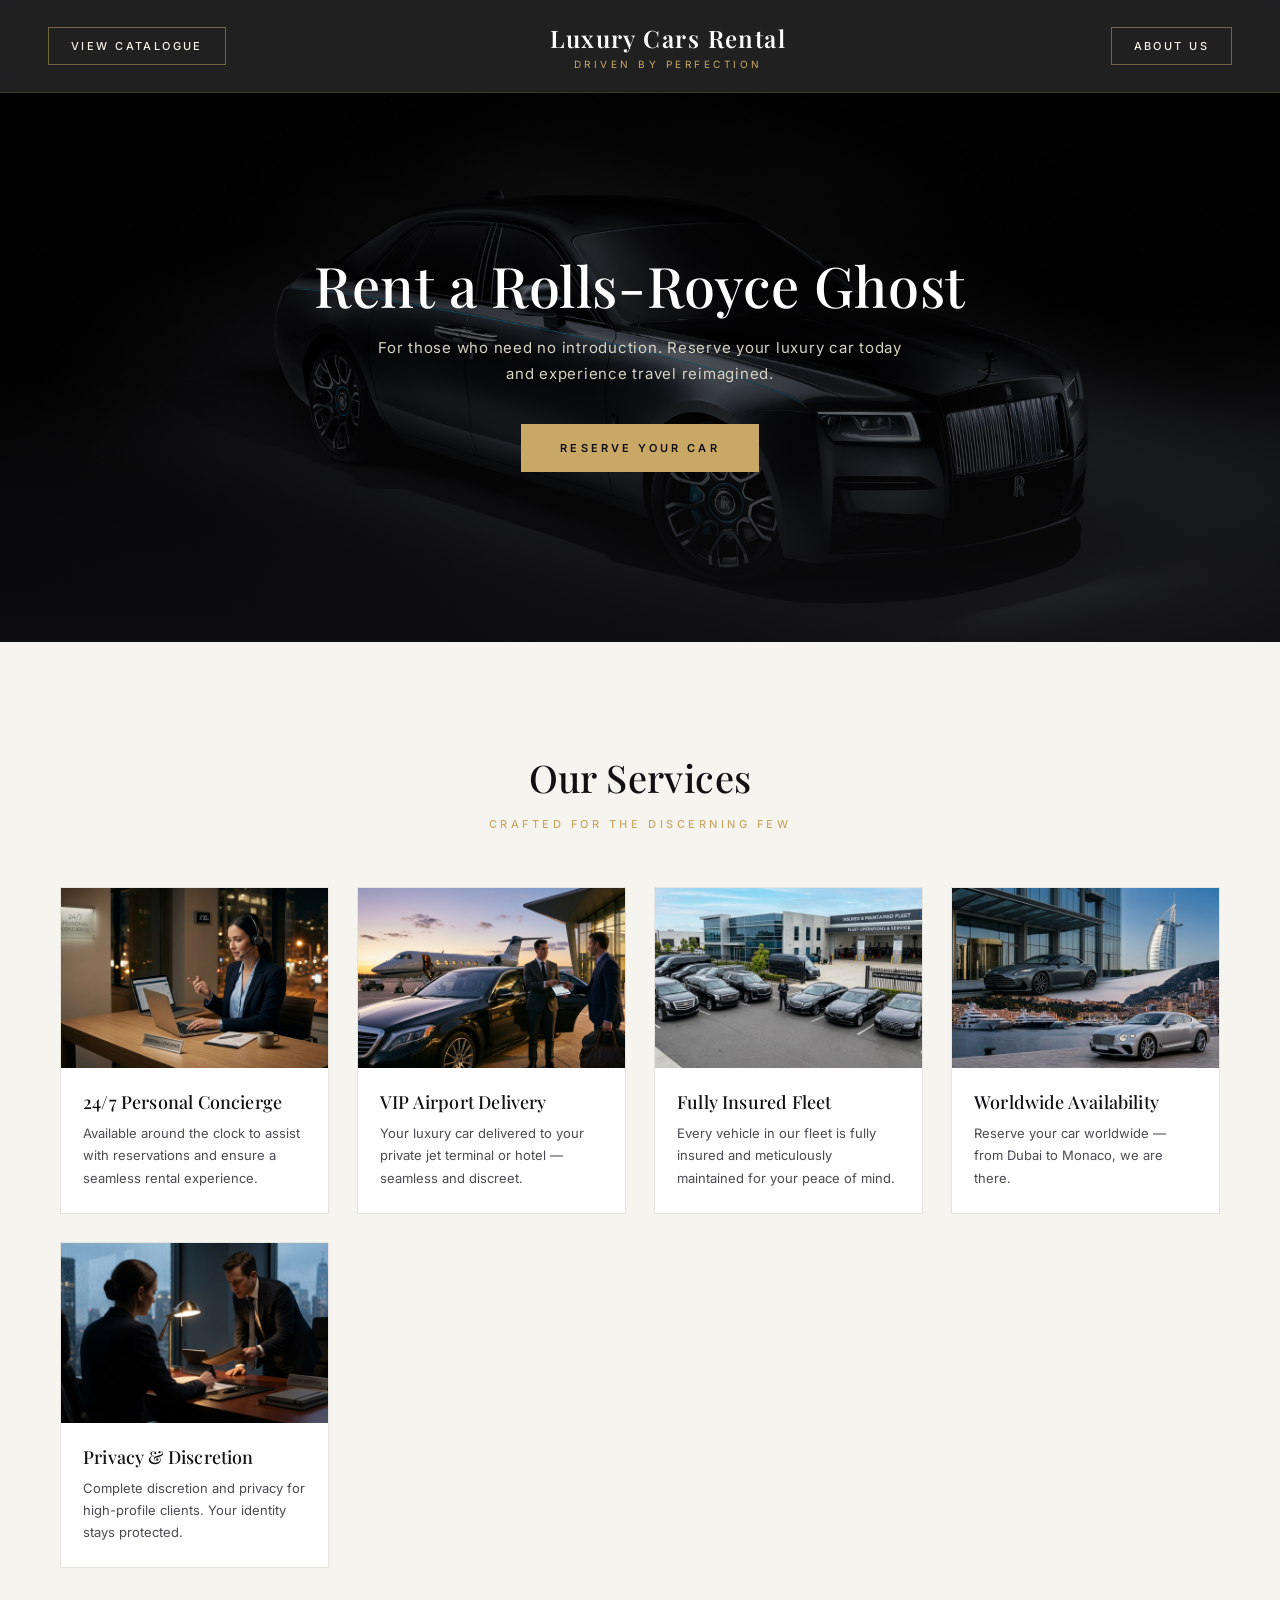
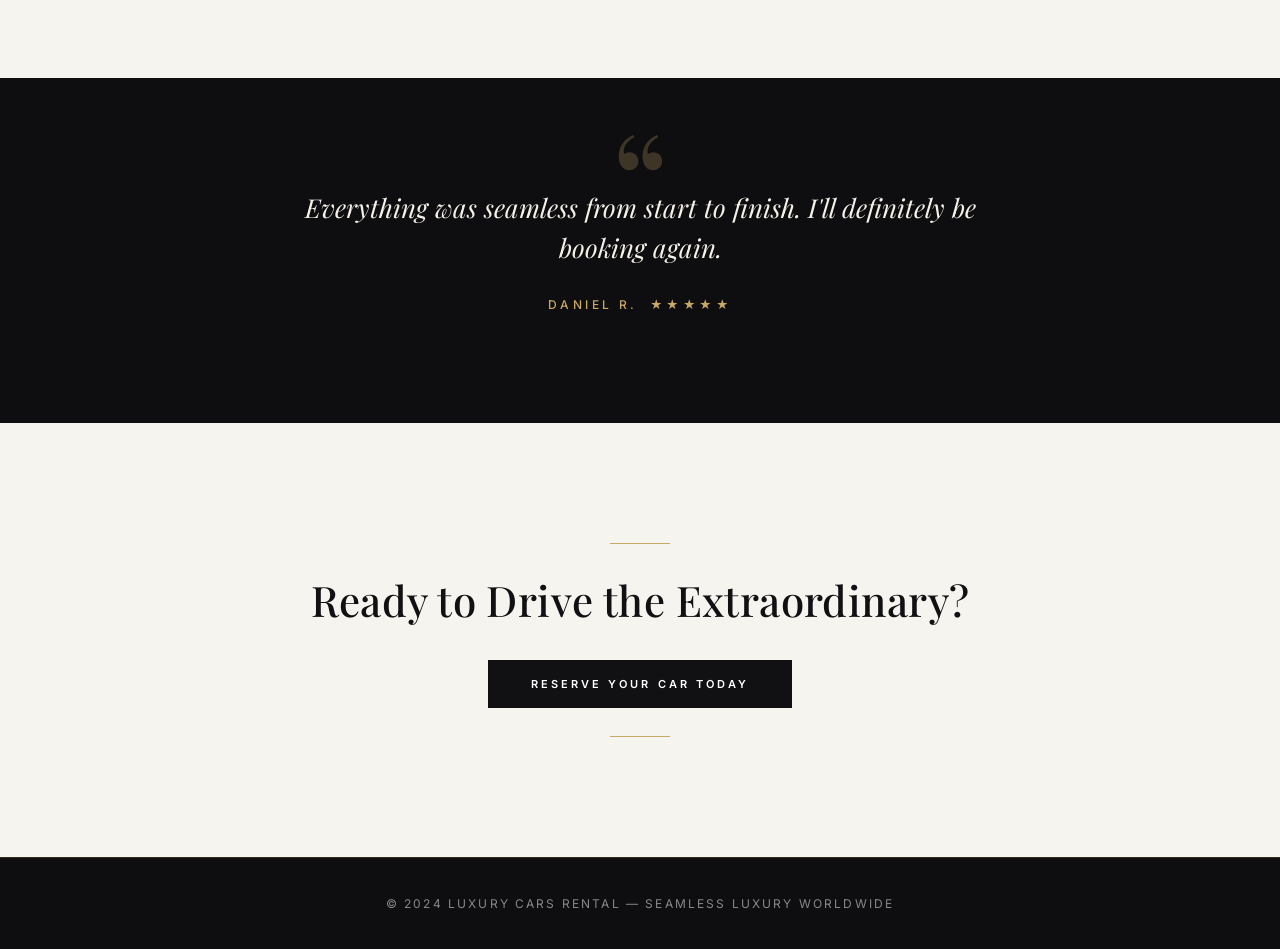
<file: index.html>
<!DOCTYPE html>
<html lang="en">
<head>
    <meta charset="UTF-8"> <!-- text encoding -->
    <meta name="viewport" content="width=device-width, initial-scale=1.0"> <!-- makes it responsive on mobile -->
    <title>Seamless Luxury Car Rental | Book Your Dream Car Today</title>
    <meta name="description" content="..."> <!-- SEO description for search engines -->
    <meta name="keywords" content="..."> <!-- SEO keywords -->
    <link rel="stylesheet" href="./styles/styles-landing.css"> <!-- main page styles -->
    <link rel="stylesheet" href="./styles/styles-modal.css"> <!-- styles for the popup -->
</head>
<body>

    <!-- top navigation bar -->
    <header>
        <nav>
            <a href="catalogue.html">View Catalogue</a>
            <div>
                <h1>Luxury Cars Rental</h1>
                <p>Driven by Perfection</p>
            </div>
            <a href="about.html">About Us</a>
        </nav>
    </header>

    <main>

        <!-- hero section with background image and main call to action -->
        <section class="hero" style="background-image: url('./content/rollsroyce.jpg');">
            <h2>Rent a Rolls-Royce Ghost</h2>
            <p>For those who need no introduction. Reserve your luxury car today and experience travel reimagined.</p>
            <button onclick="openModal()">Reserve Your Car</button> <!-- opens the popup form -->
        </section>

        <!-- services section -->
        <section class="services" aria-label="Our luxury car rental services">
            <div class="services-heading">
                <h2>Our Services</h2>
                <p>Crafted for the discerning few</p>
            </div>
            <!-- grid of service cards -->
            <div class="services-grid">
                <article class="card"> <!-- one service card -->
                    <img src="./content/concierge.png" alt="24/7 personal concierge service for luxury car rental clients">
                    <h3>24/7 Personal Concierge</h3>
                    <p>Available around the clock to assist with reservations and ensure a seamless rental experience.</p>
                </article>
                <article class="card">
                    <img src="./content/airport.png" alt="VIP airport car delivery service for private jet terminals and hotels">
                    <h3>VIP Airport Delivery</h3>
                    <p>Your luxury car delivered to your private jet terminal or hotel — seamless and discreet.</p>
                </article>
                <article class="card">
                    <img src="./content/car.png" alt="Fully insured luxury fleet of premium rental vehicles">
                    <h3>Fully Insured Fleet</h3>
                    <p>Every vehicle in our fleet is fully insured and meticulously maintained for your peace of mind.</p>
                </article>
                <article class="card">
                    <img src="./content/global.png" alt="Worldwide luxury car availability from Dubai to Monaco">
                    <h3>Worldwide Availability</h3>
                    <p>Reserve your car worldwide — from Dubai to Monaco, we are there.</p>
                </article>
                <article class="card">
                    <img src="./content/privacy.png" alt="Privacy and discretion service for high-profile luxury car rental clients">
                    <h3>Privacy &amp; Discretion</h3>
                    <p>Complete discretion and privacy for high-profile clients. Your identity stays protected.</p>
                </article>
            </div>
        </section>

        <!-- customer review -->
        <section class="testimonial" aria-label="Client testimonial">
            <blockquote>
                <p>Everything was seamless from start to finish. I'll definitely be booking again.</p>
                <cite>Daniel R. &nbsp;★★★★★</cite>
            </blockquote>
        </section>

        <!-- second call to action near the bottom -->
        <section class="cta" aria-label="Book your luxury car">
            <h2>Ready to Drive the Extraordinary?</h2>
            <button onclick="openModal()">Reserve Your Car Today</button>
        </section>

    </main>

    <!-- popup modal with the reservation form (hidden until openModal runs) -->
    <div class="modal-overlay" id="reserveModal" role="dialog" aria-modal="true" aria-label="Reserve your luxury car">
        <div class="modal">
            <button class="modal-close" onclick="closeModal()" aria-label="Close reservation form">&#x2715;</button> <!-- X button to close -->
            <h3>Reserve Your Car</h3>
            <form id="reserveForm">
                <input type="text" placeholder="Your Name" aria-label="Your full name" required>
                <input type="tel" placeholder="Phone Number" aria-label="Your phone number" required>
                <input type="email" placeholder="Email Address" aria-label="Your email address" required>
                <input type="date" aria-label="Rental start date" required> <!-- rental start -->
                <input type="date" aria-label="Rental end date" required> <!-- rental end -->
                <div class="modal-buttons">
                    <button type="button" class="btn-cancel" onclick="closeModal()">Cancel</button>
                    <button type="submit" class="btn-confirm">Confirm</button> <!-- submits the form -->
                </div>
            </form>
        </div>
    </div>

    <!-- page footer -->
    <footer>
        <p>&copy; 2024 Luxury Cars Rental — Seamless Luxury Worldwide</p>
    </footer>

    <script src="modal.js"></script> <!-- JS file that runs the modal open/close logic -->
</body>
</html>
</file>
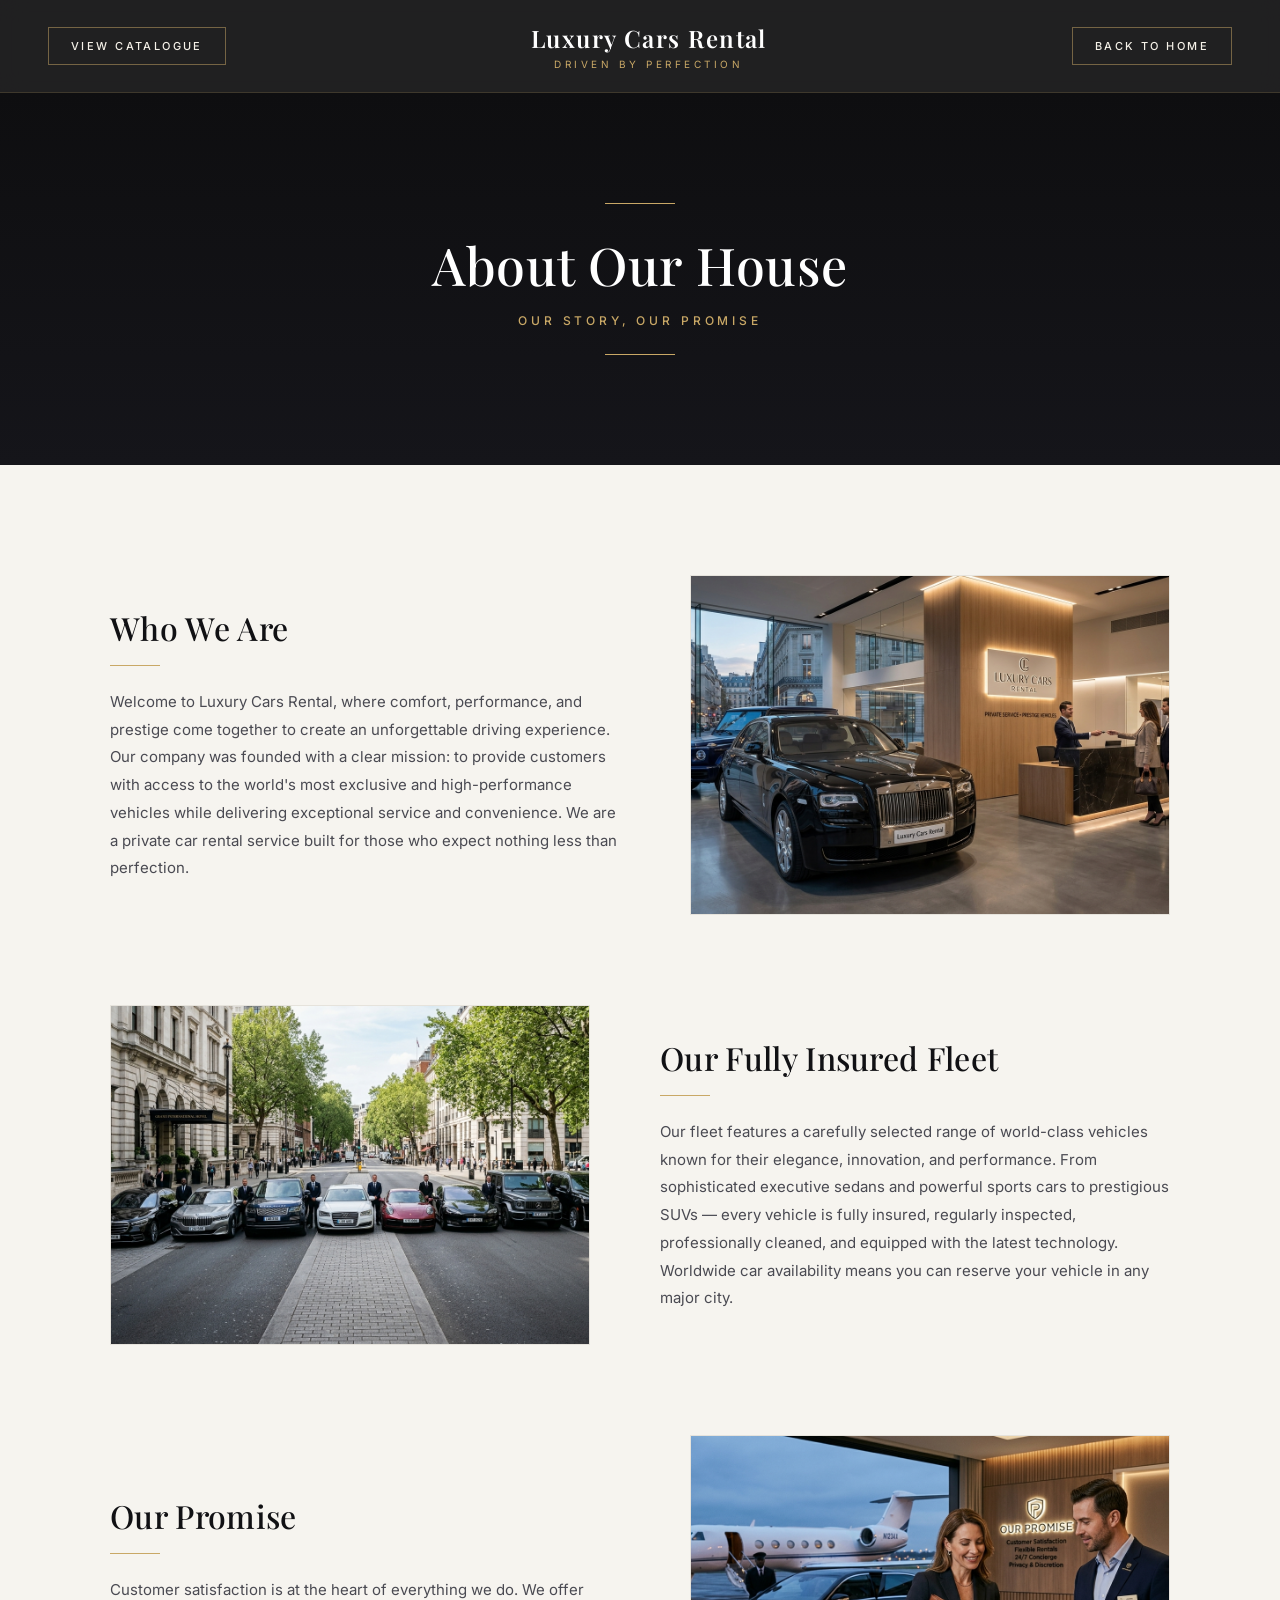
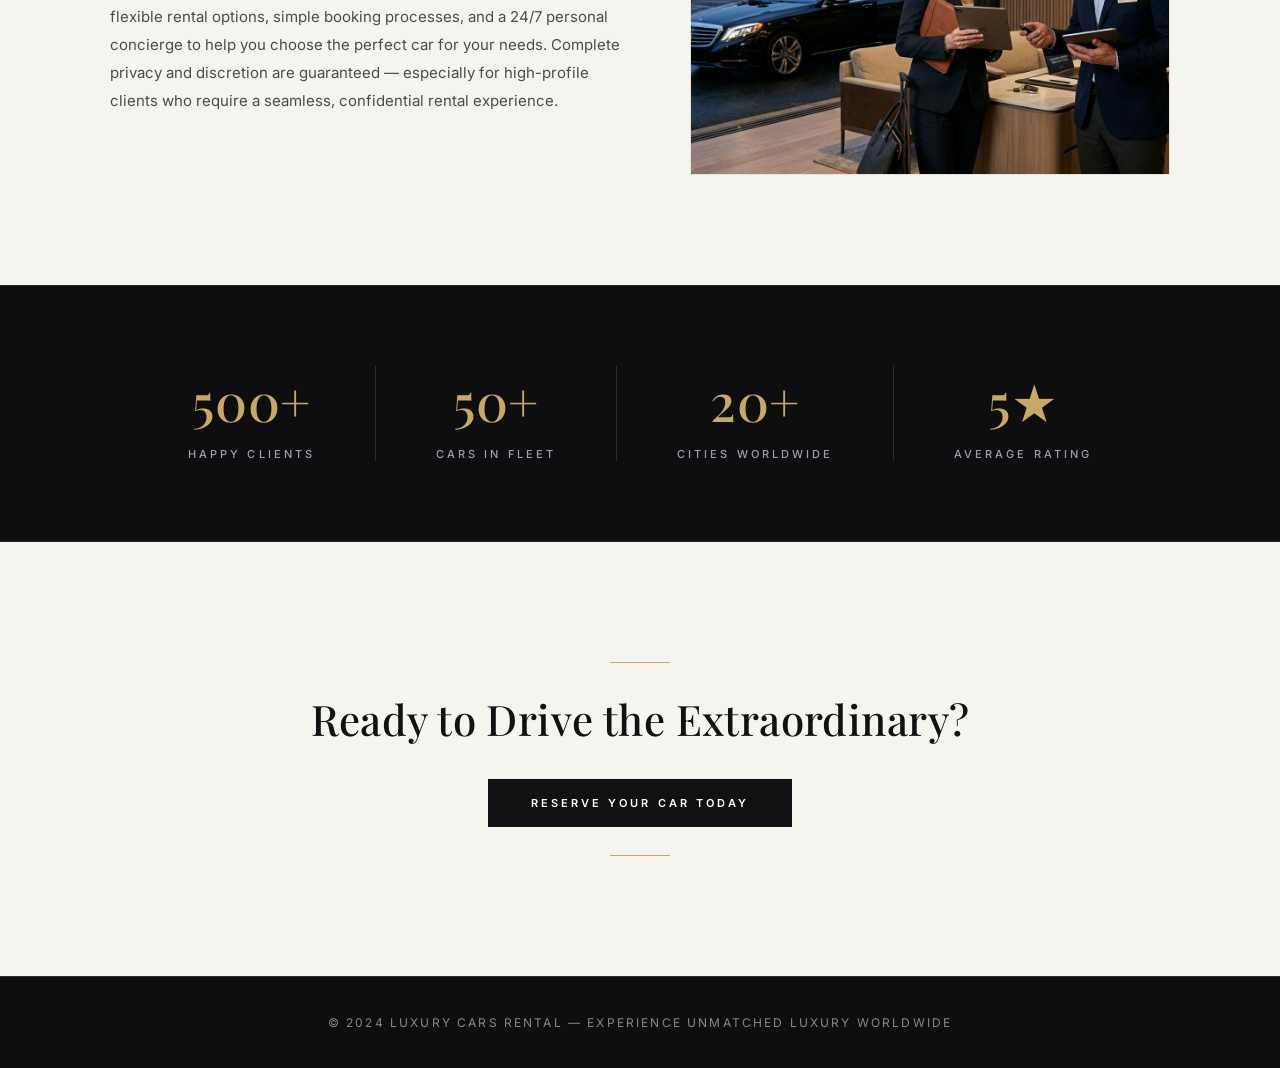
<file: about.html>
<!DOCTYPE html>
<html lang="en">
<head>
    <meta charset="UTF-8"> <!-- text encoding -->
    <meta name="viewport" content="width=device-width, initial-scale=1.0"> <!-- responsive on mobile -->
    <title>About Us | Seamless Luxury Car Rental & Private Car Rental Service</title>
    <meta name="description" content="..."> <!-- SEO description -->
    <meta name="keywords" content="..."> <!-- SEO keywords -->
    <link rel="stylesheet" href="./styles/styles-landing.css"> <!-- shared base styles -->
    <link rel="stylesheet" href="./styles/styles-about.css"> <!-- styles specific to this about page -->
    <link rel="stylesheet" href="./styles/styles-modal.css"> <!-- styles for the popup -->
</head>
<body>

    <!-- top navigation bar -->
    <header>
        <nav>
            <a href="catalogue.html">View Catalogue</a>
            <div>
                <h1>Luxury Cars Rental</h1>
                <p>Driven by Perfection</p>
            </div>
            <a href="index.html">Back to Home</a>
        </nav>
    </header>

    <main>

        <!-- small intro section at the top of the page -->
        <section class="about-hero">
            <h2>About Our House</h2>
            <p>Our story, our promise</p>
        </section>

        <!-- main about content with text + image blocks -->
        <section class="about-content" aria-label="About Luxury Cars Rental">

            <article class="about-block"> <!-- text on left, image on right -->
                <div class="about-text">
                    <h3>Who We Are</h3>
                    <p>Welcome to Luxury Cars Rental, where comfort, performance, and prestige come together to create an unforgettable driving experience. Our company was founded with a clear mission: to provide customers with access to the world's most exclusive and high-performance vehicles while delivering exceptional service and convenience. We are a private car rental service built for those who expect nothing less than perfection.</p>
                </div>
                <img src="./content/crew.png" alt="Luxury Cars Rental team — professionals dedicated to seamless service">
            </article>

            <article class="about-block reverse"> <!-- 'reverse' flips the layout: image on left -->
                <div class="about-text">
                    <h3>Our Fully Insured Fleet</h3>
                    <p>Our fleet features a carefully selected range of world-class vehicles known for their elegance, innovation, and performance. From sophisticated executive sedans and powerful sports cars to prestigious SUVs — every vehicle is fully insured, regularly inspected, professionally cleaned, and equipped with the latest technology. Worldwide car availability means you can reserve your vehicle in any major city.</p>
                </div>
                <img src="./content/fleet.png" alt="Our fully insured luxury fleet of premium rental cars including Rolls-Royce, Bentley and Ferrari">
            </article>

            <article class="about-block"> <!-- back to text on left, image on right -->
                <div class="about-text">
                    <h3>Our Promise</h3>
                    <p>Customer satisfaction is at the heart of everything we do. We offer flexible rental options, simple booking processes, and a 24/7 personal concierge to help you choose the perfect car for your needs. Complete privacy and discretion are guaranteed — especially for high-profile clients who require a seamless, confidential rental experience.</p>
                </div>
                <img src="./content/partners.png" alt="Our partners and commitment to unmatched luxury and complete client discretion">
            </article>

        </section>

        <!-- stats row showing company numbers -->
        <section class="about-stats" aria-label="Luxury Cars Rental by the numbers">
            <div class="stat"> <!-- one stat -->
                <span>500+</span>
                <p>Happy Clients</p>
            </div>
            <div class="stat">
                <span>50+</span>
                <p>Cars in Fleet</p>
            </div>
            <div class="stat">
                <span>20+</span>
                <p>Cities Worldwide</p>
            </div>
            <div class="stat">
                <span>5★</span>
                <p>Average Rating</p>
            </div>
        </section>

        <!-- call to action near the bottom -->
        <section class="cta" aria-label="Reserve your luxury car">
            <h2>Ready to Drive the Extraordinary?</h2>
            <button onclick="openModal()">Reserve Your Car Today</button> <!-- opens the popup form -->
        </section>

    </main>

    <!-- popup modal with the reservation form (same one used on every page, hidden until openModal runs) -->
    <div class="modal-overlay" id="reserveModal" role="dialog" aria-modal="true" aria-label="Reserve your luxury car">
        <div class="modal">
            <button class="modal-close" onclick="closeModal()" aria-label="Close reservation form">&#x2715;</button> <!-- X button to close -->
            <h3>Reserve Your Car</h3>
            <form id="reserveForm">
                <input type="text" placeholder="Your Name" aria-label="Your full name" required>
                <input type="tel" placeholder="Phone Number" aria-label="Your phone number" required>
                <input type="email" placeholder="Email Address" aria-label="Your email address" required>
                <input type="date" aria-label="Rental start date" required> <!-- rental start -->
                <input type="date" aria-label="Rental end date" required> <!-- rental end -->
                <div class="modal-buttons">
                    <button type="button" class="btn-cancel" onclick="closeModal()">Cancel</button>
                    <button type="submit" class="btn-confirm">Confirm</button> <!-- submits the form -->
                </div>
            </form>
        </div>
    </div>

    <!-- page footer -->
    <footer>
        <p>&copy; 2024 Luxury Cars Rental — Experience Unmatched Luxury Worldwide</p>
    </footer>

    <script src="modal.js"></script> <!-- JS file that runs the modal open/close logic -->
</body>
</html>
</file>
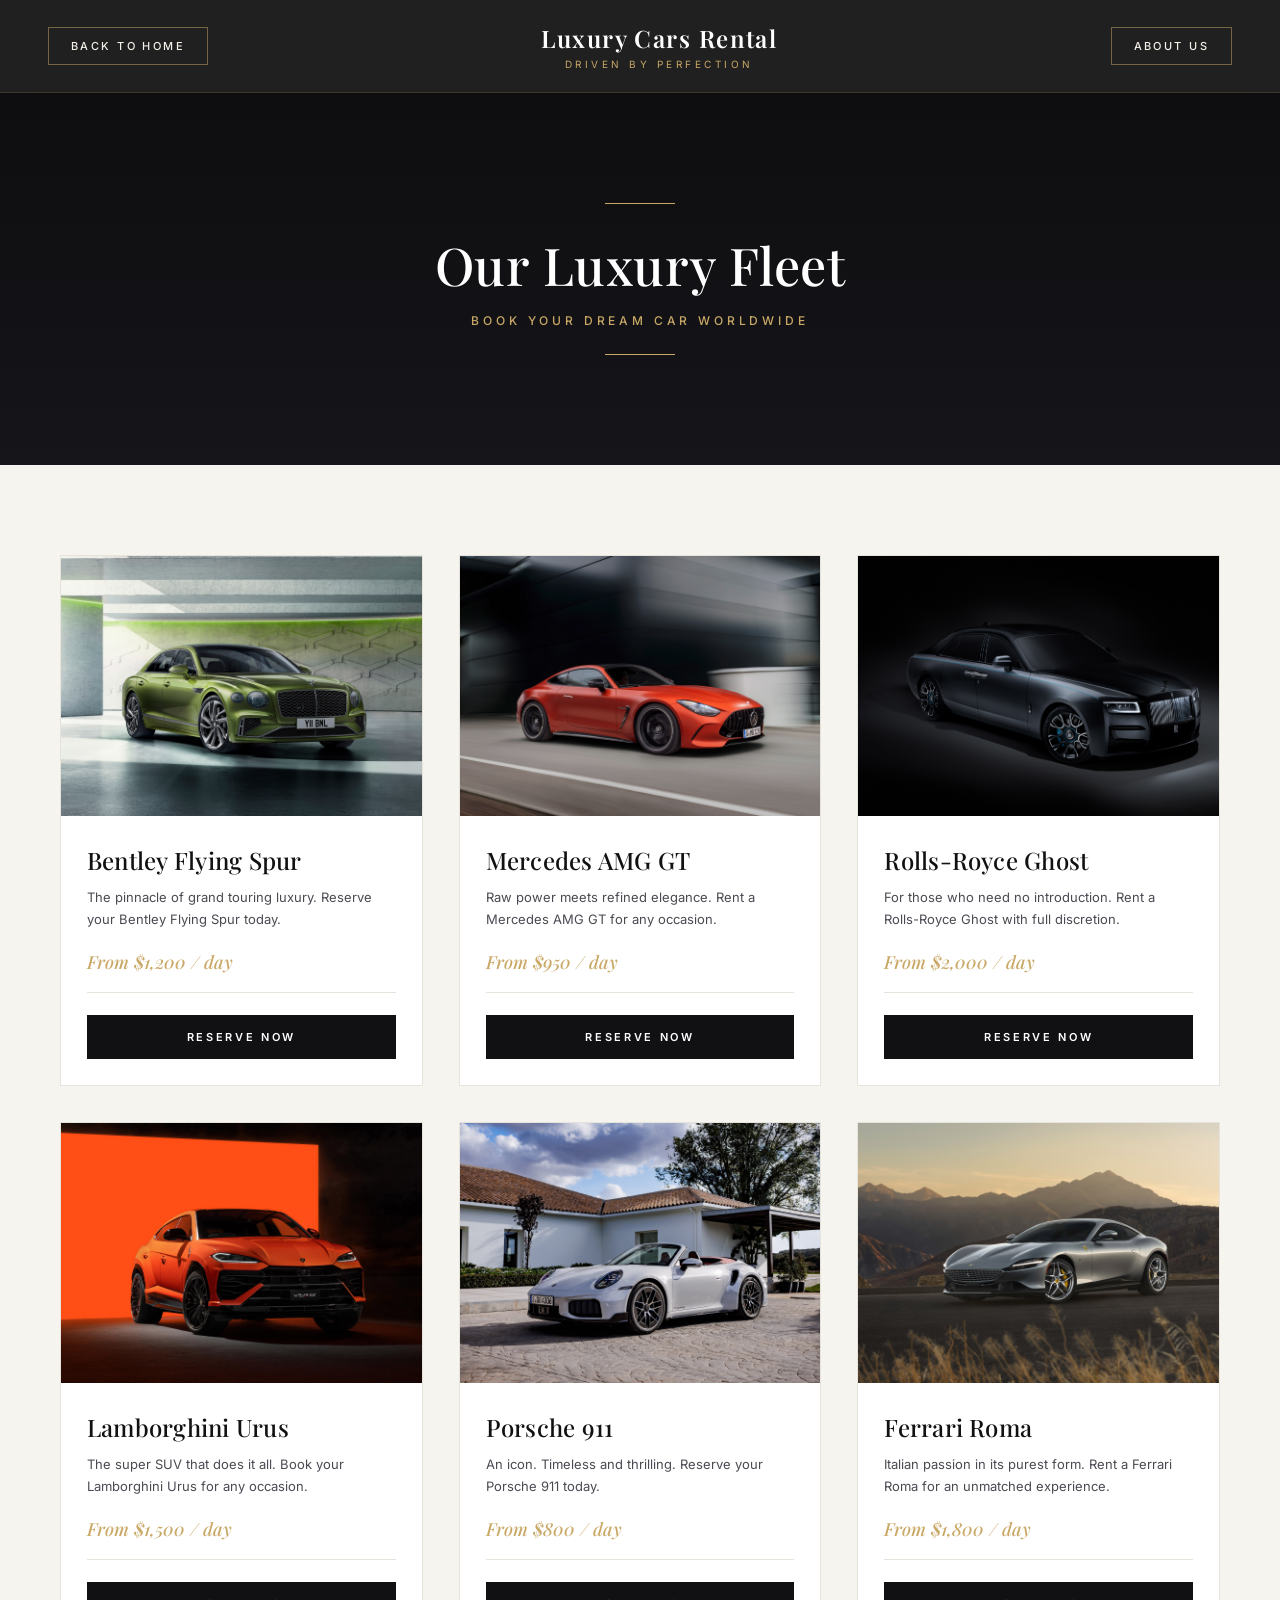
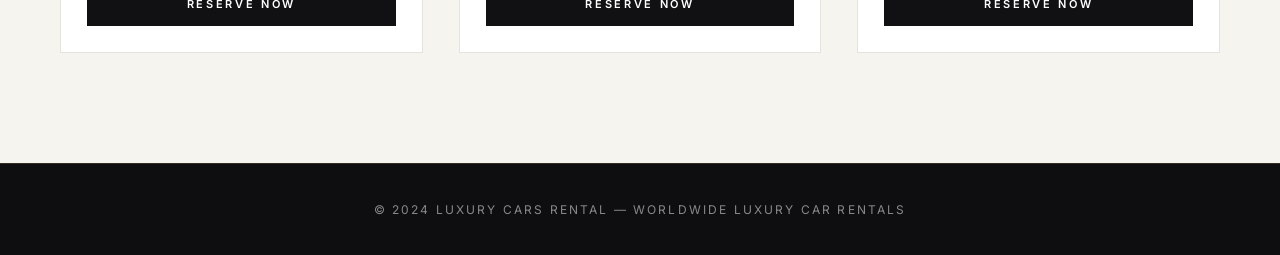
<file: catalogue.html>
<!DOCTYPE html>
<html lang="en">
<head>
    <meta charset="UTF-8"> <!-- text encoding -->
    <meta name="viewport" content="width=device-width, initial-scale=1.0"> <!-- responsive on mobile -->
    <title>Luxury Car Catalogue | Rent a Rolls-Royce, Ferrari, Bentley & More</title>
    <meta name="description" content="..."> <!-- SEO description -->
    <meta name="keywords" content="..."> <!-- SEO keywords -->
    <link rel="stylesheet" href="./styles/styles-landing.css"> <!-- shared base styles -->
    <link rel="stylesheet" href="./styles/styles-catalogue.css"> <!-- styles specific to this catalogue page -->
    <link rel="stylesheet" href="./styles/styles-modal.css"> <!-- styles for the popup -->
</head>
<body>

    <!-- top navigation bar -->
    <header>
        <nav>
            <a href="index.html">Back to Home</a>
            <div>
                <h1>Luxury Cars Rental</h1>
                <p>Driven by Perfection</p>
            </div>
            <a href="about.html">About Us</a>
        </nav>
    </header>

    <main>

        <!-- small intro section at the top of the page -->
        <section class="catalogue-hero">
            <h2>Our Luxury Fleet</h2>
            <p>Book your dream car worldwide</p>
        </section>

        <!-- grid of all the cars -->
        <section class="catalogue-grid" aria-label="Luxury cars available for rental">

            <article class="car-card"> <!-- one car card -->
                <img src="./content/bentley.jpg" alt="Bentley Flying Spur luxury sedan available for rent">
                <div class="car-info">
                    <h3>Bentley Flying Spur</h3>
                    <p>The pinnacle of grand touring luxury. Reserve your Bentley Flying Spur today.</p>
                    <span class="price">From $1,200 / day</span>
                    <button onclick="openModal()">Reserve Now</button> <!-- opens the popup form -->
                </div>
            </article>

            <article class="car-card">
                <img src="./content/mercedes.jpg" alt="Mercedes AMG GT sports car available for luxury rental">
                <div class="car-info">
                    <h3>Mercedes AMG GT</h3>
                    <p>Raw power meets refined elegance. Rent a Mercedes AMG GT for any occasion.</p>
                    <span class="price">From $950 / day</span>
                    <button onclick="openModal()">Reserve Now</button>
                </div>
            </article>

            <article class="car-card">
                <img src="./content/rollsroyce.jpg" alt="Rolls-Royce Ghost premium luxury car for private rental">
                <div class="car-info">
                    <h3>Rolls-Royce Ghost</h3>
                    <p>For those who need no introduction. Rent a Rolls-Royce Ghost with full discretion.</p>
                    <span class="price">From $2,000 / day</span>
                    <button onclick="openModal()">Reserve Now</button>
                </div>
            </article>

            <article class="car-card">
                <img src="./content/lamborghini.jpg" alt="Lamborghini Urus super SUV available for worldwide luxury rental">
                <div class="car-info">
                    <h3>Lamborghini Urus</h3>
                    <p>The super SUV that does it all. Book your Lamborghini Urus for any occasion.</p>
                    <span class="price">From $1,500 / day</span>
                    <button onclick="openModal()">Reserve Now</button>
                </div>
            </article>

            <article class="car-card">
                <img src="./content/porsche.jpg" alt="Porsche 911 iconic sports car available for luxury car rental">
                <div class="car-info">
                    <h3>Porsche 911</h3>
                    <p>An icon. Timeless and thrilling. Reserve your Porsche 911 today.</p>
                    <span class="price">From $800 / day</span>
                    <button onclick="openModal()">Reserve Now</button>
                </div>
            </article>

            <article class="car-card">
                <img src="./content/ferrari.jpg" alt="Ferrari Roma Italian luxury sports car available for private rental">
                <div class="car-info">
                    <h3>Ferrari Roma</h3>
                    <p>Italian passion in its purest form. Rent a Ferrari Roma for an unmatched experience.</p>
                    <span class="price">From $1,800 / day</span>
                    <button onclick="openModal()">Reserve Now</button>
                </div>
            </article>

        </section>

    </main>

    <!-- popup modal with the reservation form (same one used on every page, hidden until openModal runs) -->
    <div class="modal-overlay" id="reserveModal" role="dialog" aria-modal="true" aria-label="Reserve your luxury car">
        <div class="modal">
            <button class="modal-close" onclick="closeModal()" aria-label="Close reservation form">&#x2715;</button> <!-- X button to close -->
            <h3>Reserve Your Car</h3>
            <form id="reserveForm">
                <input type="text" placeholder="Your Name" aria-label="Your full name" required>
                <input type="tel" placeholder="Phone Number" aria-label="Your phone number" required>
                <input type="email" placeholder="Email Address" aria-label="Your email address" required>
                <input type="date" aria-label="Rental start date" required> <!-- rental start -->
                <input type="date" aria-label="Rental end date" required> <!-- rental end -->
                <div class="modal-buttons">
                    <button type="button" class="btn-cancel" onclick="closeModal()">Cancel</button>
                    <button type="submit" class="btn-confirm">Confirm</button> <!-- submits the form -->
                </div>
            </form>
        </div>
    </div>

    <!-- page footer -->
    <footer>
        <p>&copy; 2024 Luxury Cars Rental — Worldwide Luxury Car Rentals</p>
    </footer>

    <script src="modal.js"></script> <!-- JS file that runs the modal open/close logic -->
</body>
</html>
</file>
<file: styles/styles-landing.css>
@import url('https://fonts.googleapis.com/css2?family=Playfair+Display:wght@400;500;600;700&family=Inter:wght@300;400;500;600&display=swap');

:root {
    --bg: #0e0e10;
    --bg-soft: #15151a;
    --surface: #ffffff;
    --surface-soft: #f6f4ef;
    --ink: #111114;
    --ink-soft: #4a4a52;
    --muted: #8a8a92;
    --line: #e6e3dc;
    --gold: #c9a866;
    --gold-soft: #d8b97c;
    --serif: 'Playfair Display', Georgia, serif;
    --sans: 'Inter', system-ui, -apple-system, Arial, sans-serif;
}

* {
    box-sizing: border-box;
}

body {
    font-family: var(--sans);
    margin: 0;
    padding: 0;
    background-color: var(--surface-soft);
    color: var(--ink);
    -webkit-font-smoothing: antialiased;
}

header {
    position: sticky;
    top: 0;
    z-index: 100;
    background: rgba(14, 14, 16, 0.92);
    backdrop-filter: blur(12px);
    -webkit-backdrop-filter: blur(12px);
    border-bottom: 1px solid rgba(201, 168, 102, 0.18);
    animation: navSlideDown 0.7s ease forwards;
}

nav {
    display: flex;
    justify-content: space-between;
    align-items: center;
    padding: 22px 48px;
    max-width: 1400px;
    margin: 0 auto;
}

nav > div {
    text-align: center;
}

nav h1 {
    font-family: var(--serif);
    font-weight: 600;
    color: #fff;
    font-size: 24px;
    letter-spacing: 0.06em;
    margin: 0;
}

nav > div p {
    color: var(--gold);
    font-size: 10px;
    letter-spacing: 0.35em;
    text-transform: uppercase;
    margin: 4px 0 0;
    font-weight: 400;
}

@keyframes navSlideDown {
    from { opacity: 0; transform: translateY(-20px); }
    to   { opacity: 1; transform: translateY(0); }
}

nav a {
    padding: 11px 22px;
    background: transparent;
    border: 1px solid rgba(201, 168, 102, 0.5);
    cursor: pointer;
    font-size: 11px;
    letter-spacing: 0.22em;
    text-transform: uppercase;
    text-decoration: none;
    color: #f5f1e8;
    transition: all 0.35s ease;
    font-weight: 500;
}

nav a:hover {
    background-color: var(--gold);
    border-color: var(--gold);
    color: var(--bg);
}

.hero {
    background-color: var(--bg);
    background-size: cover;
    background-position: center;
    color: white;
    text-align: center;
    padding: 160px 20px 170px;
    position: relative;
    overflow: hidden;
}

.hero::before {
    content: '';
    position: absolute;
    inset: 0;
    background: linear-gradient(180deg, rgba(0,0,0,0.45) 0%, rgba(0,0,0,0.55) 50%, rgba(14,14,16,0.85) 100%);
}

.hero h2,
.hero p,
.hero button {
    position: relative;
    z-index: 1;
}

.hero h2 {
    font-family: var(--serif);
    font-size: 56px;
    font-weight: 500;
    letter-spacing: 0.01em;
    margin: 0 0 18px;
    line-height: 1.15;
    animation: heroFadeUp 1s ease 0.2s both;
}

.hero p {
    font-size: 15px;
    color: #d6d2c5;
    letter-spacing: 0.05em;
    max-width: 540px;
    margin: 0 auto 38px;
    line-height: 1.7;
    animation: heroFadeUp 1s ease 0.45s both;
}

.hero button {
    color: var(--bg);
    background: var(--gold);
    border: 1px solid var(--gold);
    padding: 16px 38px;
    font-size: 11px;
    letter-spacing: 0.28em;
    text-transform: uppercase;
    font-weight: 600;
    transition: all 0.35s ease;
    animation: heroFadeUp 1s ease 0.65s both;
}

.hero button:hover {
    background: transparent;
    color: var(--gold);
    transform: translateY(-2px);
}

@keyframes heroFadeUp {
    from { opacity: 0; transform: translateY(30px); }
    to   { opacity: 1; transform: translateY(0); }
}

.services {
    padding: 110px 60px;
    max-width: 1400px;
    margin: 0 auto;
}

.services-heading {
    text-align: center;
    margin-bottom: 56px;
}

.services-heading h2 {
    font-family: var(--serif);
    font-size: 38px;
    font-weight: 500;
    color: var(--ink);
    margin: 0 0 14px;
    letter-spacing: 0.01em;
}

.services-heading p {
    font-size: 11px;
    letter-spacing: 0.32em;
    text-transform: uppercase;
    color: var(--gold);
    margin: 0;
    font-weight: 500;
}

.services-grid {
    display: grid;
    grid-template-columns: repeat(auto-fit, minmax(220px, 1fr));
    gap: 28px;
}

.card {
    border: 1px solid var(--line);
    width: auto;
    overflow: hidden;
    transition: transform 0.45s ease, box-shadow 0.45s ease, border-color 0.45s ease;
    background: var(--surface);
    animation: cardFadeIn 0.8s ease both;
    position: relative;
}

.card:nth-child(1) { animation-delay: 0.1s; }
.card:nth-child(2) { animation-delay: 0.2s; }
.card:nth-child(3) { animation-delay: 0.3s; }
.card:nth-child(4) { animation-delay: 0.4s; }
.card:nth-child(5) { animation-delay: 0.5s; }

@keyframes cardFadeIn {
    from { opacity: 0; transform: translateY(28px); }
    to   { opacity: 1; transform: translateY(0); }
}

.card:hover {
    transform: translateY(-8px);
    box-shadow: 0 20px 50px rgba(0,0,0,0.12);
    border-color: var(--gold);
}

.card img {
    width: 100%;
    height: 180px;
    object-fit: cover;
    display: block;
    transition: transform 0.6s ease;
}

.card:hover img {
    transform: scale(1.06);
}

.card h3 {
    font-family: var(--serif);
    font-size: 18px;
    font-weight: 500;
    padding: 22px 22px 8px;
    color: var(--ink);
    margin: 0;
    letter-spacing: 0.01em;
}

.card p {
    font-size: 13px;
    color: var(--ink-soft);
    padding: 0 22px 24px;
    line-height: 1.7;
    margin: 0;
}

.testimonial {
    background-color: var(--bg);
    color: white;
    text-align: center;
    padding: 110px 20px;
    overflow: hidden;
    position: relative;
}

.testimonial::before {
    content: '“';
    position: absolute;
    top: 30px;
    left: 50%;
    transform: translateX(-50%);
    font-family: var(--serif);
    font-size: 140px;
    color: var(--gold);
    opacity: 0.25;
    line-height: 1;
}

.testimonial blockquote {
    margin: 0;
    position: relative;
    z-index: 1;
}

.testimonial p:first-child {
    font-family: var(--serif);
    font-size: 26px;
    font-style: italic;
    font-weight: 400;
    max-width: 720px;
    margin: 0 auto 24px;
    line-height: 1.55;
    color: #f5f1e8;
    animation: testimonialReveal 1.1s ease 0.2s both;
}

.testimonial cite {
    color: var(--gold);
    font-size: 12px;
    letter-spacing: 0.28em;
    text-transform: uppercase;
    font-style: normal;
    font-weight: 500;
    animation: testimonialReveal 1.1s ease 0.5s both;
    display: inline-block;
}

@keyframes testimonialReveal {
    from { opacity: 0; letter-spacing: 0.1em; transform: translateY(16px); }
    to   { opacity: 1; transform: translateY(0); }
}

.cta {
    text-align: center;
    padding: 120px 20px;
    background: var(--surface-soft);
    position: relative;
}

.cta::before,
.cta::after {
    content: '';
    display: block;
    width: 60px;
    height: 1px;
    background: var(--gold);
    margin: 0 auto 28px;
}

.cta::after {
    margin: 28px auto 0;
}

.cta h2 {
    font-family: var(--serif);
    font-size: 42px;
    font-weight: 500;
    color: var(--ink);
    margin: 0 0 32px;
    letter-spacing: 0.01em;
    animation: ctaFadeIn 0.9s ease both;
}

.cta button {
    background: var(--ink);
    color: white;
    border: 1px solid var(--ink);
    padding: 16px 42px;
    font-size: 11px;
    letter-spacing: 0.28em;
    text-transform: uppercase;
    font-weight: 600;
    transition: all 0.35s ease;
    animation: ctaFadeIn 0.9s ease 0.2s both;
}

.cta button:hover {
    background: var(--gold);
    border-color: var(--gold);
    color: var(--bg);
    transform: translateY(-2px);
}

@keyframes ctaFadeIn {
    from { opacity: 0; transform: translateY(20px); }
    to   { opacity: 1; transform: translateY(0); }
}

button {
    padding: 12px 28px;
    background: transparent;
    border: 1px solid var(--ink);
    cursor: pointer;
    font-size: 11px;
    font-family: var(--sans);
    letter-spacing: 0.22em;
    text-transform: uppercase;
    font-weight: 500;
}

footer {
    text-align: center;
    padding: 38px 20px;
    background-color: var(--bg);
    color: #888;
    font-size: 12px;
    letter-spacing: 0.18em;
    text-transform: uppercase;
    border-top: 1px solid rgba(201, 168, 102, 0.2);
    animation: footerFade 0.9s ease both;
}

footer p {
    margin: 0;
}

@keyframes footerFade {
    from { opacity: 0; }
    to   { opacity: 1; }
}

@media (max-width: 768px) {
    nav {
        flex-direction: column;
        gap: 16px;
        padding: 20px;
    }
    nav a {
        width: 100%;
        text-align: center;
        display: block;
    }
    .hero {
        padding: 100px 20px 110px;
    }
    .hero h2 {
        font-size: 34px;
    }
    .hero p {
        font-size: 14px;
    }
    .services {
        padding: 70px 24px;
        gap: 22px;
    }
    .services::before {
        font-size: 28px;
    }
    .card img {
        height: 200px;
    }
    .testimonial {
        padding: 70px 24px;
    }
    .testimonial p:first-child {
        font-size: 19px;
    }
    .cta {
        padding: 70px 20px;
    }
    .cta h2 {
        font-size: 28px;
    }
}
</file>
<file: styles/styles-modal.css>
.modal-overlay {
    display: none;
    position: fixed;
    inset: 0;
    background: rgba(0, 0, 0, 0.72);
    backdrop-filter: blur(6px);
    -webkit-backdrop-filter: blur(6px);
    z-index: 999;
    justify-content: center;
    align-items: center;
}

.modal-overlay.active {
    display: flex;
}

.modal {
    background: var(--surface, #fff);
    padding: 50px 44px 44px;
    width: 100%;
    max-width: 480px;
    position: relative;
    animation: modalIn 0.4s cubic-bezier(0.2, 0.8, 0.2, 1);
    border-top: 3px solid var(--gold, #c9a866);
    box-shadow: 0 30px 80px rgba(0,0,0,0.4);
}

@keyframes modalIn {
    from { opacity: 0; transform: translateY(-24px) scale(0.97); }
    to   { opacity: 1; transform: translateY(0) scale(1); }
}

.modal h3 {
    font-family: var(--serif, 'Playfair Display', Georgia, serif);
    font-size: 28px;
    font-weight: 500;
    margin: 0 0 6px;
    color: var(--ink, #111114);
    text-align: center;
    letter-spacing: 0.01em;
}

.modal h3::after {
    content: 'Confidential & Seamless';
    display: block;
    font-family: var(--sans, 'Inter', sans-serif);
    font-size: 10px;
    color: var(--gold, #c9a866);
    letter-spacing: 0.32em;
    text-transform: uppercase;
    margin-top: 10px;
    font-weight: 500;
    font-style: normal;
}

.modal form {
    margin-top: 28px;
}

.modal input {
    width: 100%;
    padding: 14px 16px;
    border: 1px solid var(--line, #e6e3dc);
    background: #fafaf7;
    font-size: 13px;
    font-family: var(--sans, 'Inter', sans-serif);
    color: var(--ink, #111114);
    margin-bottom: 14px;
    outline: none;
    transition: all 0.3s ease;
    box-sizing: border-box;
    letter-spacing: 0.02em;
}

.modal input::placeholder {
    color: #b0b0b8;
    letter-spacing: 0.05em;
}

.modal input:focus {
    border-color: var(--gold, #c9a866);
    background: #fff;
    box-shadow: 0 0 0 3px rgba(201, 168, 102, 0.12);
}

.modal-buttons {
    display: flex;
    gap: 12px;
    margin-top: 18px;
}

.modal-buttons button {
    flex: 1;
    padding: 14px;
    font-size: 11px;
    letter-spacing: 0.24em;
    text-transform: uppercase;
    font-weight: 600;
    cursor: pointer;
    border: 1px solid var(--ink, #111114);
    background: transparent;
    transition: all 0.3s ease;
    font-family: var(--sans, 'Inter', sans-serif);
    color: var(--ink, #111114);
}

.modal-buttons .btn-confirm {
    background-color: var(--ink, #111114);
    color: white;
}

.modal-buttons .btn-confirm:hover {
    background-color: var(--gold, #c9a866);
    border-color: var(--gold, #c9a866);
    color: var(--bg, #0e0e10);
}

.modal-buttons .btn-cancel:hover {
    background-color: var(--ink, #111114);
    color: white;
}

.modal-close {
    position: absolute;
    top: 16px;
    right: 20px;
    font-size: 18px;
    cursor: pointer;
    color: #b0b0b8;
    background: none;
    border: none;
    padding: 4px 8px;
    line-height: 1;
    transition: color 0.25s ease, transform 0.25s ease;
    letter-spacing: 0;
}

.modal-close:hover {
    color: var(--ink, #111114);
    transform: rotate(90deg);
}

@media (max-width: 600px) {
    .modal {
        margin: 0 20px;
        padding: 40px 24px 28px;
    }
    .modal h3 {
        font-size: 22px;
    }
}
</file>
<file: styles/styles-about.css>
.about-hero {
    background: linear-gradient(180deg, var(--bg) 0%, var(--bg-soft) 100%);
    color: white;
    text-align: center;
    padding: 110px 20px;
    overflow: hidden;
    position: relative;
}

.about-hero::before,
.about-hero::after {
    content: '';
    display: block;
    width: 70px;
    height: 1px;
    background: var(--gold);
    margin: 0 auto 26px;
}

.about-hero::after {
    margin: 26px auto 0;
}

.about-hero h2 {
    font-family: var(--serif);
    font-size: 52px;
    font-weight: 500;
    margin: 0 0 14px;
    letter-spacing: 0.01em;
    animation: heroFadeUp 1s ease 0.1s both;
}

.about-hero p {
    font-size: 12px;
    color: var(--gold);
    letter-spacing: 0.32em;
    text-transform: uppercase;
    margin: 0;
    font-weight: 500;
    animation: heroFadeUp 1s ease 0.35s both;
}

@keyframes heroFadeUp {
    from { opacity: 0; transform: translateY(28px); }
    to   { opacity: 1; transform: translateY(0); }
}

.about-content {
    padding: 110px 60px;
    max-width: 1180px;
    margin: 0 auto;
    display: flex;
    flex-direction: column;
    gap: 90px;
}

.about-block {
    display: flex;
    align-items: center;
    gap: 70px;
    animation: blockFadeIn 0.9s ease both;
}

.about-block:nth-child(1) { animation-delay: 0.1s; }
.about-block:nth-child(2) { animation-delay: 0.25s; }
.about-block:nth-child(3) { animation-delay: 0.4s; }

@keyframes blockFadeIn {
    from { opacity: 0; transform: translateY(32px); }
    to   { opacity: 1; transform: translateY(0); }
}

.about-block.reverse {
    flex-direction: row-reverse;
}

.about-block img {
    width: 480px;
    height: 340px;
    object-fit: cover;
    flex-shrink: 0;
    border: 1px solid var(--line);
    transition: transform 0.5s ease, box-shadow 0.5s ease;
}

.about-block img:hover {
    transform: scale(1.02);
    box-shadow: 0 25px 55px rgba(0,0,0,0.15);
}

.about-text {
    flex: 1;
}

.about-text h3 {
    font-family: var(--serif);
    font-size: 32px;
    font-weight: 500;
    margin: 0 0 22px;
    color: var(--ink);
    letter-spacing: 0.01em;
    line-height: 1.25;
    position: relative;
    padding-bottom: 18px;
}

.about-text h3::after {
    content: '';
    display: block;
    width: 50px;
    height: 1px;
    background: var(--gold);
    position: absolute;
    bottom: 0;
    left: 0;
}

.about-text p {
    font-size: 15px;
    color: var(--ink-soft);
    line-height: 1.85;
    margin: 0;
}

.about-stats {
    background: var(--bg);
    color: white;
    display: flex;
    justify-content: center;
    gap: 0;
    padding: 80px 40px;
    border-top: 1px solid rgba(201, 168, 102, 0.15);
    border-bottom: 1px solid rgba(201, 168, 102, 0.15);
}

.stat {
    text-align: center;
    padding: 0 60px;
    border-right: 1px solid rgba(201, 168, 102, 0.2);
    animation: statPop 0.8s ease both;
}

.stat:nth-child(1) { animation-delay: 0.1s; }
.stat:nth-child(2) { animation-delay: 0.25s; }
.stat:nth-child(3) { animation-delay: 0.4s; }
.stat:nth-child(4) { animation-delay: 0.55s; }

@keyframes statPop {
    from { opacity: 0; transform: scale(0.85) translateY(16px); }
    to   { opacity: 1; transform: scale(1) translateY(0); }
}

.stat:last-child {
    border-right: none;
}

.stat span {
    display: block;
    font-family: var(--serif);
    font-size: 52px;
    font-weight: 500;
    margin-bottom: 12px;
    color: var(--gold);
    letter-spacing: 0.01em;
}

.stat p {
    font-size: 11px;
    color: #a0a0a8;
    letter-spacing: 0.28em;
    text-transform: uppercase;
    margin: 0;
    font-weight: 500;
}

@media (max-width: 768px) {
    .about-hero {
        padding: 70px 20px;
    }
    .about-hero h2 {
        font-size: 32px;
    }
    .about-content {
        padding: 60px 24px;
        gap: 60px;
    }
    .about-block,
    .about-block.reverse {
        flex-direction: column;
        gap: 30px;
    }
    .about-block img {
        width: 100%;
        height: 240px;
    }
    .about-text h3 {
        font-size: 24px;
    }
    .about-stats {
        flex-wrap: wrap;
        gap: 40px 0;
        padding: 50px 20px;
    }
    .stat {
        border-right: none;
        padding: 0 20px;
        width: 50%;
    }
    .stat:nth-child(2) {
        border-right: none;
    }
    .stat span {
        font-size: 38px;
    }
}
</file>
<file: styles/styles-catalogue.css>
.catalogue-hero {
    background: linear-gradient(180deg, var(--bg) 0%, var(--bg-soft) 100%);
    color: white;
    text-align: center;
    padding: 110px 20px;
    overflow: hidden;
    position: relative;
}

.catalogue-hero::before,
.catalogue-hero::after {
    content: '';
    display: block;
    width: 70px;
    height: 1px;
    background: var(--gold);
    margin: 0 auto 26px;
}

.catalogue-hero::after {
    margin: 26px auto 0;
}

.catalogue-hero h2 {
    font-family: var(--serif);
    font-size: 52px;
    font-weight: 500;
    margin: 0 0 14px;
    letter-spacing: 0.01em;
    animation: heroFadeUp 1s ease 0.1s both;
}

.catalogue-hero p {
    font-size: 12px;
    color: var(--gold);
    letter-spacing: 0.32em;
    text-transform: uppercase;
    margin: 0;
    font-weight: 500;
    animation: heroFadeUp 1s ease 0.35s both;
}

@keyframes heroFadeUp {
    from { opacity: 0; transform: translateY(28px); }
    to   { opacity: 1; transform: translateY(0); }
}

.catalogue-grid {
    display: grid;
    grid-template-columns: repeat(auto-fit, minmax(360px, 1fr));
    gap: 36px;
    padding: 90px 60px 110px;
    max-width: 1400px;
    margin: 0 auto;
    background-color: var(--surface-soft);
}

.car-card {
    background: var(--surface);
    border: 1px solid var(--line);
    overflow: hidden;
    transition: transform 0.45s ease, box-shadow 0.45s ease, border-color 0.45s ease;
    animation: cardFadeIn 0.8s ease both;
    display: flex;
    flex-direction: column;
}

.car-card:nth-child(1) { animation-delay: 0.05s; }
.car-card:nth-child(2) { animation-delay: 0.15s; }
.car-card:nth-child(3) { animation-delay: 0.25s; }
.car-card:nth-child(4) { animation-delay: 0.35s; }
.car-card:nth-child(5) { animation-delay: 0.45s; }
.car-card:nth-child(6) { animation-delay: 0.55s; }

@keyframes cardFadeIn {
    from { opacity: 0; transform: translateY(30px); }
    to   { opacity: 1; transform: translateY(0); }
}

.car-card:hover {
    transform: translateY(-8px);
    box-shadow: 0 25px 60px rgba(0,0,0,0.14);
    border-color: var(--gold);
}

.car-card img {
    width: 100%;
    height: 260px;
    object-fit: cover;
    display: block;
    transition: transform 0.7s ease;
}

.car-card:hover img {
    transform: scale(1.06);
}

.car-info {
    padding: 28px 26px 26px;
    display: flex;
    flex-direction: column;
    flex: 1;
}

.car-info h3 {
    font-family: var(--serif);
    font-size: 24px;
    font-weight: 500;
    margin: 0 0 10px;
    color: var(--ink);
    letter-spacing: 0.01em;
}

.car-info p {
    font-size: 13px;
    color: var(--ink-soft);
    margin: 0 0 20px;
    line-height: 1.7;
    flex: 1;
}

.price {
    display: block;
    font-family: var(--serif);
    font-size: 18px;
    font-style: italic;
    font-weight: 500;
    color: var(--gold);
    margin-bottom: 22px;
    padding-bottom: 18px;
    border-bottom: 1px solid var(--line);
}

.car-info button {
    width: 100%;
    padding: 14px;
    background: var(--ink);
    color: white;
    border: 1px solid var(--ink);
    font-size: 11px;
    letter-spacing: 0.24em;
    text-transform: uppercase;
    font-weight: 600;
    transition: all 0.35s ease;
    cursor: pointer;
    font-family: var(--sans);
}

.car-info button:hover {
    background: var(--gold);
    border-color: var(--gold);
    color: var(--bg);
}

@media (max-width: 768px) {
    .catalogue-hero {
        padding: 70px 20px;
    }
    .catalogue-hero h2 {
        font-size: 32px;
    }
    .catalogue-grid {
        grid-template-columns: 1fr;
        padding: 50px 24px 70px;
        gap: 24px;
    }
    .car-card img {
        height: 220px;
    }
}
</file>
